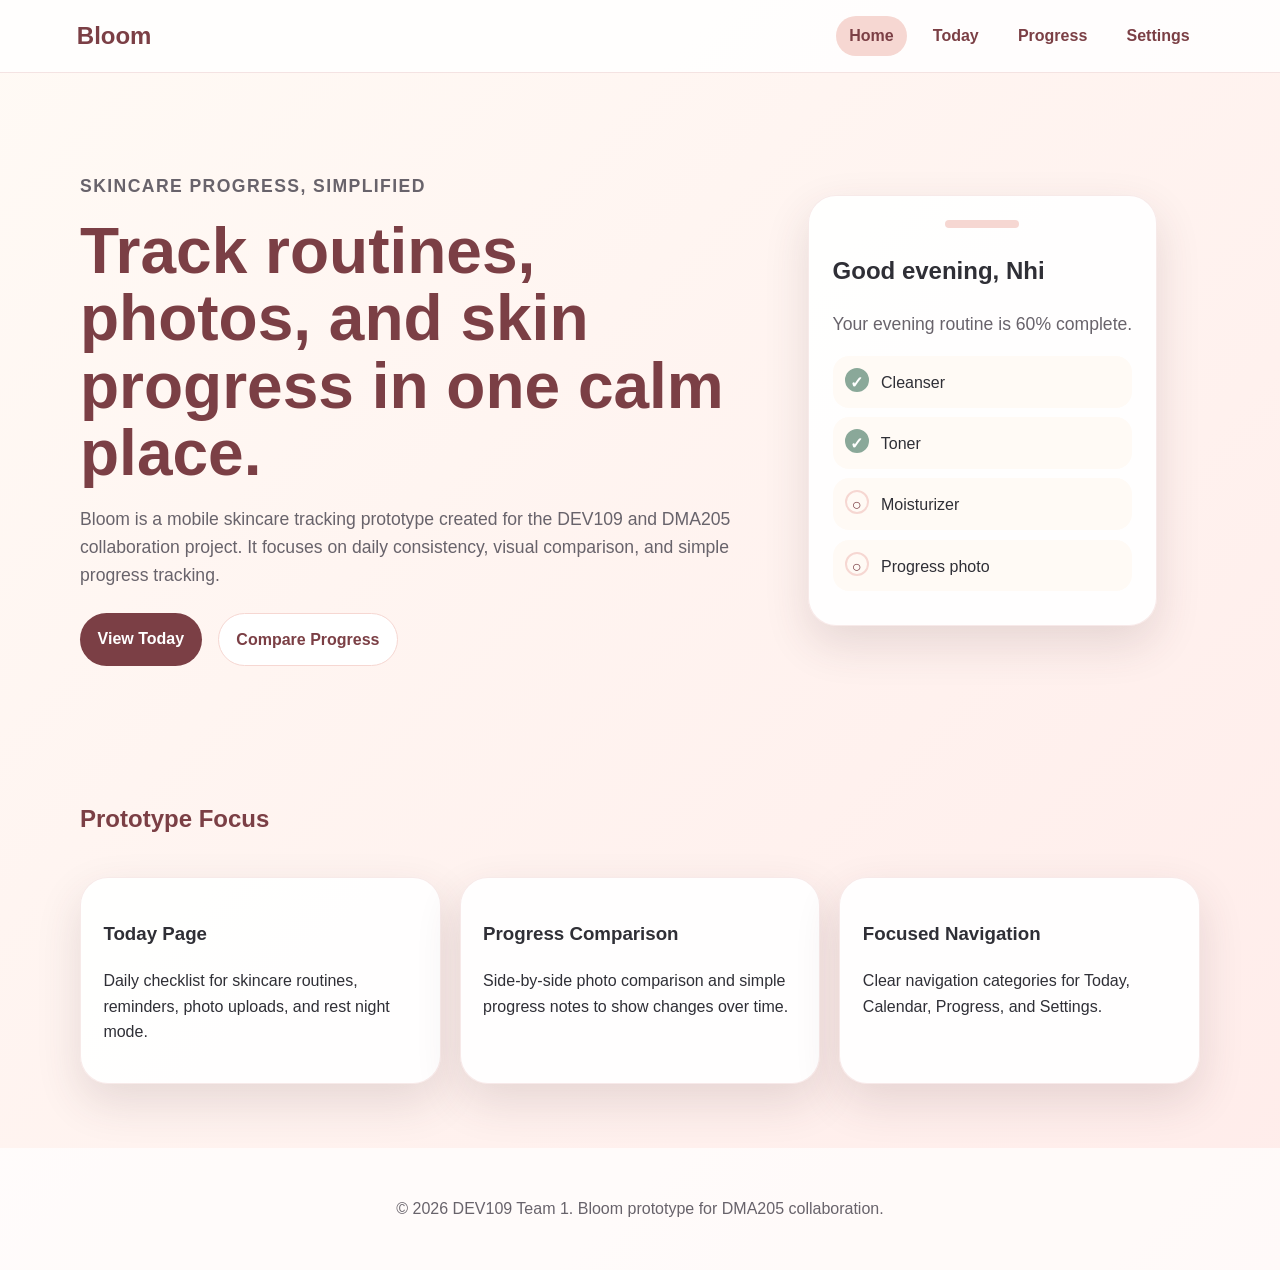
<file: index.html>
<!DOCTYPE html>
<html lang="en">
<head>
    <meta charset="utf-8">
    <meta name="viewport" content="width=device-width, initial-scale=1.0">
    <meta name="description" content="Bloom skincare tracking app prototype for the DEV109 and DMA205 collaboration project.">
    <meta name="author" content="Jesse Nkinsi, DEV109 Team 1">
    <title>Bloom | Home</title>
    <link rel="stylesheet" href="css/styles.css">
</head>
<body>
    <header class="site-header">
        <a class="logo" href="index.html">Bloom</a>
        <nav class="site-nav" aria-label="Primary navigation">
            <ul>
                <li><a href="index.html" aria-current="page">Home</a></li>
                <li><a href="html/today.html">Today</a></li>
                <li><a href="html/progress.html">Progress</a></li>
                <li><a href="html/settings.html">Settings</a></li>
            </ul>
        </nav>
    </header>

    <main>
        <section class="hero">
            <div class="hero-content">
                <p class="eyebrow">Skincare progress, simplified</p>
                <h1>Track routines, photos, and skin progress in one calm place.</h1>
                <p>Bloom is a mobile skincare tracking prototype created for the DEV109 and DMA205 collaboration project. It focuses on daily consistency, visual comparison, and simple progress tracking.</p>
                <div class="button-row">
                    <a class="button" href="html/today.html">View Today</a>
                    <a class="button secondary" href="html/progress.html">Compare Progress</a>
                </div>
            </div>
            <div class="phone-card" aria-label="Bloom app preview">
                <div class="phone-top"></div>
                <h2>Good evening, Nhi</h2>
                <p class="muted">Your evening routine is 60% complete.</p>
                <ul class="routine-list">
                    <li><span class="check done">✓</span> Cleanser</li>
                    <li><span class="check done">✓</span> Toner</li>
                    <li><span class="check">○</span> Moisturizer</li>
                    <li><span class="check">○</span> Progress photo</li>
                </ul>
            </div>
        </section>

        <section class="feature-grid" aria-labelledby="features-heading">
            <h2 id="features-heading">Prototype Focus</h2>
            <article class="feature-card">
                <h3>Today Page</h3>
                <p>Daily checklist for skincare routines, reminders, photo uploads, and rest night mode.</p>
            </article>
            <article class="feature-card">
                <h3>Progress Comparison</h3>
                <p>Side-by-side photo comparison and simple progress notes to show changes over time.</p>
            </article>
            <article class="feature-card">
                <h3>Focused Navigation</h3>
                <p>Clear navigation categories for Today, Calendar, Progress, and Settings.</p>
            </article>
        </section>
    </main>

    <footer>
        <p>&copy; 2026 DEV109 Team 1. Bloom prototype for DMA205 collaboration.</p>
    </footer>
</body>
</html>
</file>
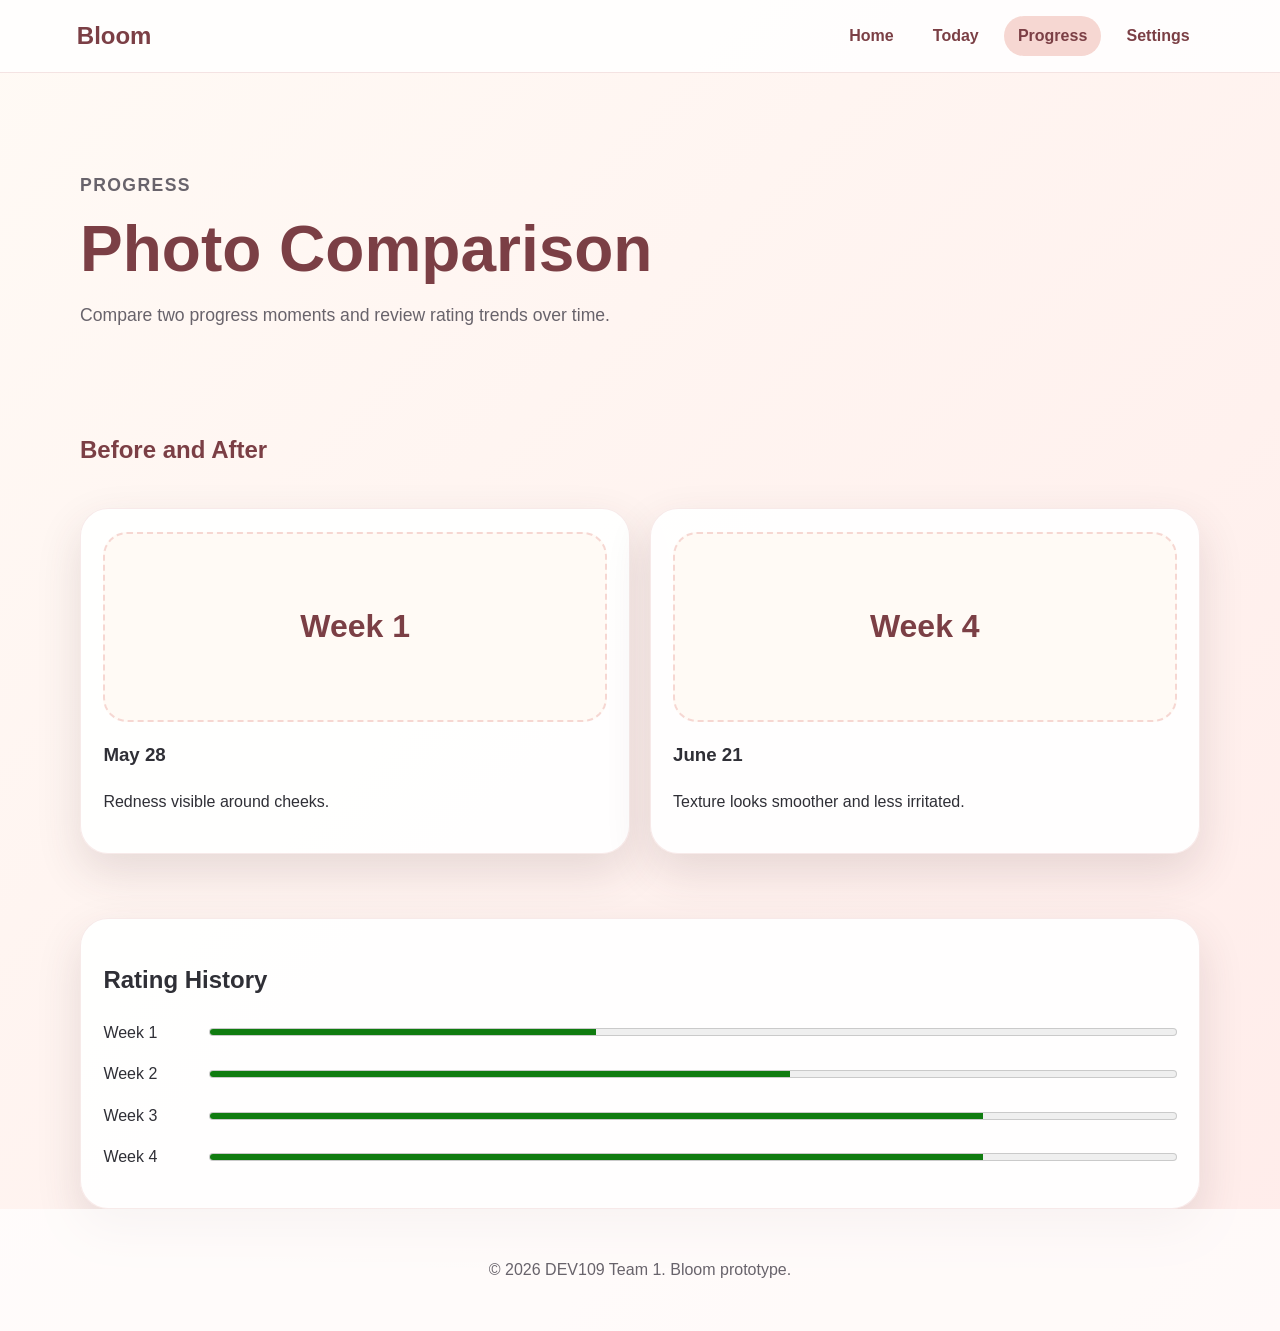
<file: html/progress.html>
<!DOCTYPE html>
<html lang="en">
<head>
    <meta charset="utf-8">
    <meta name="viewport" content="width=device-width, initial-scale=1.0">
    <meta name="description" content="Bloom Progress page prototype showing skincare photo comparison and rating history.">
    <meta name="author" content="Jesse Nkinsi, DEV109 Team 1">
    <title>Bloom | Progress</title>
    <link rel="stylesheet" href="../css/styles.css">
</head>
<body>
    <header class="site-header">
        <a class="logo" href="../index.html">Bloom</a>
        <nav class="site-nav" aria-label="Primary navigation">
            <ul>
                <li><a href="../index.html">Home</a></li>
                <li><a href="today.html">Today</a></li>
                <li><a href="progress.html" aria-current="page">Progress</a></li>
                <li><a href="settings.html">Settings</a></li>
            </ul>
        </nav>
    </header>

    <main class="page-main">
        <section class="page-intro">
            <p class="eyebrow">Progress</p>
            <h1>Photo Comparison</h1>
            <p>Compare two progress moments and review rating trends over time.</p>
        </section>

        <section class="comparison-grid" aria-labelledby="comparison-heading">
            <h2 id="comparison-heading">Before and After</h2>
            <article class="photo-card">
                <div class="photo-placeholder">Week 1</div>
                <h3>May 28</h3>
                <p>Redness visible around cheeks.</p>
            </article>
            <article class="photo-card">
                <div class="photo-placeholder">Week 4</div>
                <h3>June 21</h3>
                <p>Texture looks smoother and less irritated.</p>
            </article>
        </section>

        <section class="panel wide-panel" aria-labelledby="rating-heading">
            <h2 id="rating-heading">Rating History</h2>
            <div class="progress-bars">
                <p><span>Week 1</span><meter min="0" max="5" value="2">2 out of 5</meter></p>
                <p><span>Week 2</span><meter min="0" max="5" value="3">3 out of 5</meter></p>
                <p><span>Week 3</span><meter min="0" max="5" value="4">4 out of 5</meter></p>
                <p><span>Week 4</span><meter min="0" max="5" value="4">4 out of 5</meter></p>
            </div>
        </section>
    </main>

    <footer>
        <p>&copy; 2026 DEV109 Team 1. Bloom prototype.</p>
    </footer>
</body>
</html>
</file>
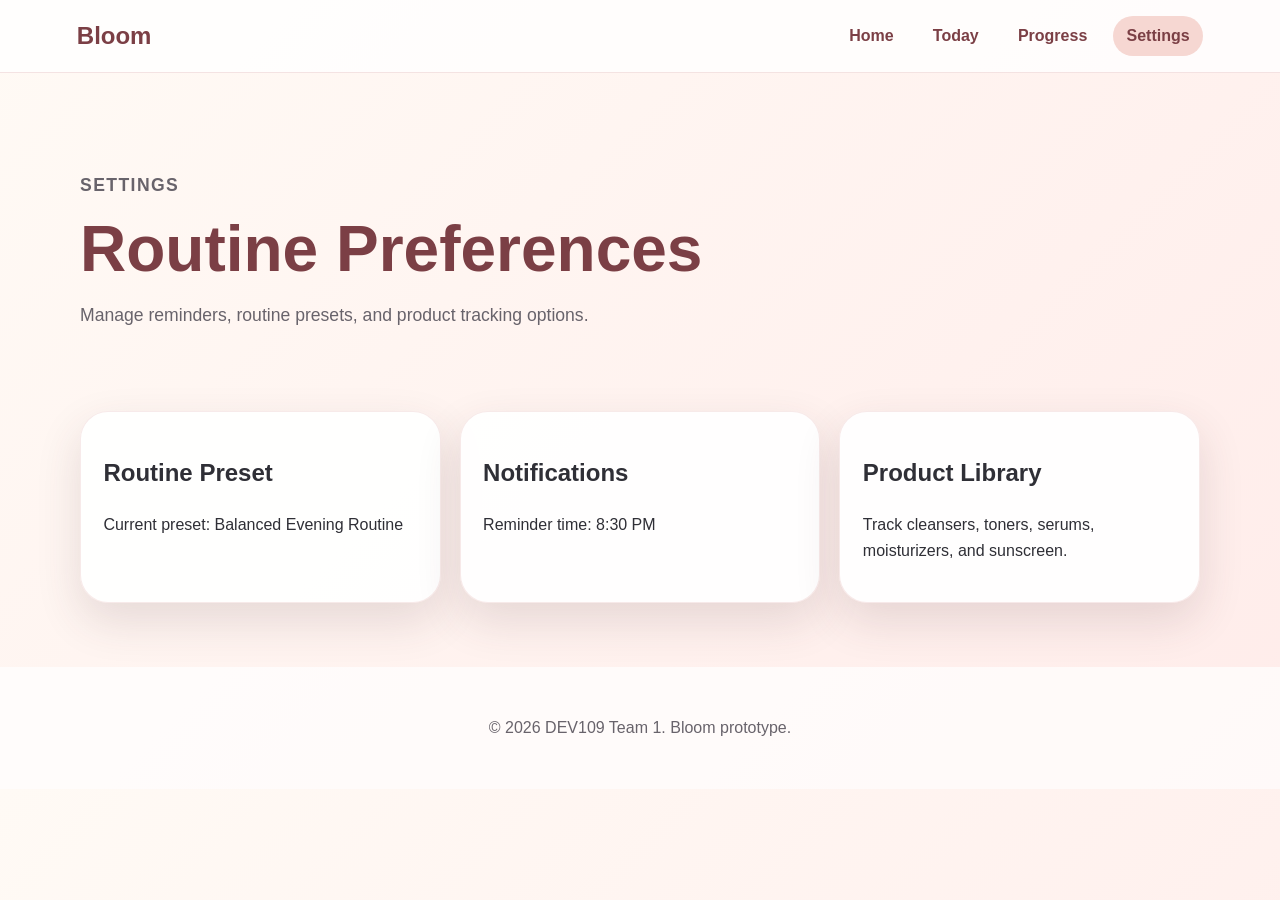
<file: html/settings.html>
<!DOCTYPE html>
<html lang="en">
<head>
    <meta charset="utf-8">
    <meta name="viewport" content="width=device-width, initial-scale=1.0">
    <meta name="description" content="Bloom Settings page prototype for routine presets and notification preferences.">
    <meta name="author" content="Jesse Nkinsi, DEV109 Team 1">
    <title>Bloom | Settings</title>
    <link rel="stylesheet" href="../css/styles.css">
</head>
<body>
    <header class="site-header">
        <a class="logo" href="../index.html">Bloom</a>
        <nav class="site-nav" aria-label="Primary navigation">
            <ul>
                <li><a href="../index.html">Home</a></li>
                <li><a href="today.html">Today</a></li>
                <li><a href="progress.html">Progress</a></li>
                <li><a href="settings.html" aria-current="page">Settings</a></li>
            </ul>
        </nav>
    </header>

    <main class="page-main">
        <section class="page-intro">
            <p class="eyebrow">Settings</p>
            <h1>Routine Preferences</h1>
            <p>Manage reminders, routine presets, and product tracking options.</p>
        </section>

        <section class="settings-list" aria-label="Settings options">
            <article class="panel">
                <h2>Routine Preset</h2>
                <p>Current preset: Balanced Evening Routine</p>
            </article>
            <article class="panel">
                <h2>Notifications</h2>
                <p>Reminder time: 8:30 PM</p>
            </article>
            <article class="panel">
                <h2>Product Library</h2>
                <p>Track cleansers, toners, serums, moisturizers, and sunscreen.</p>
            </article>
        </section>
    </main>

    <footer>
        <p>&copy; 2026 DEV109 Team 1. Bloom prototype.</p>
    </footer>
</body>
</html>
</file>
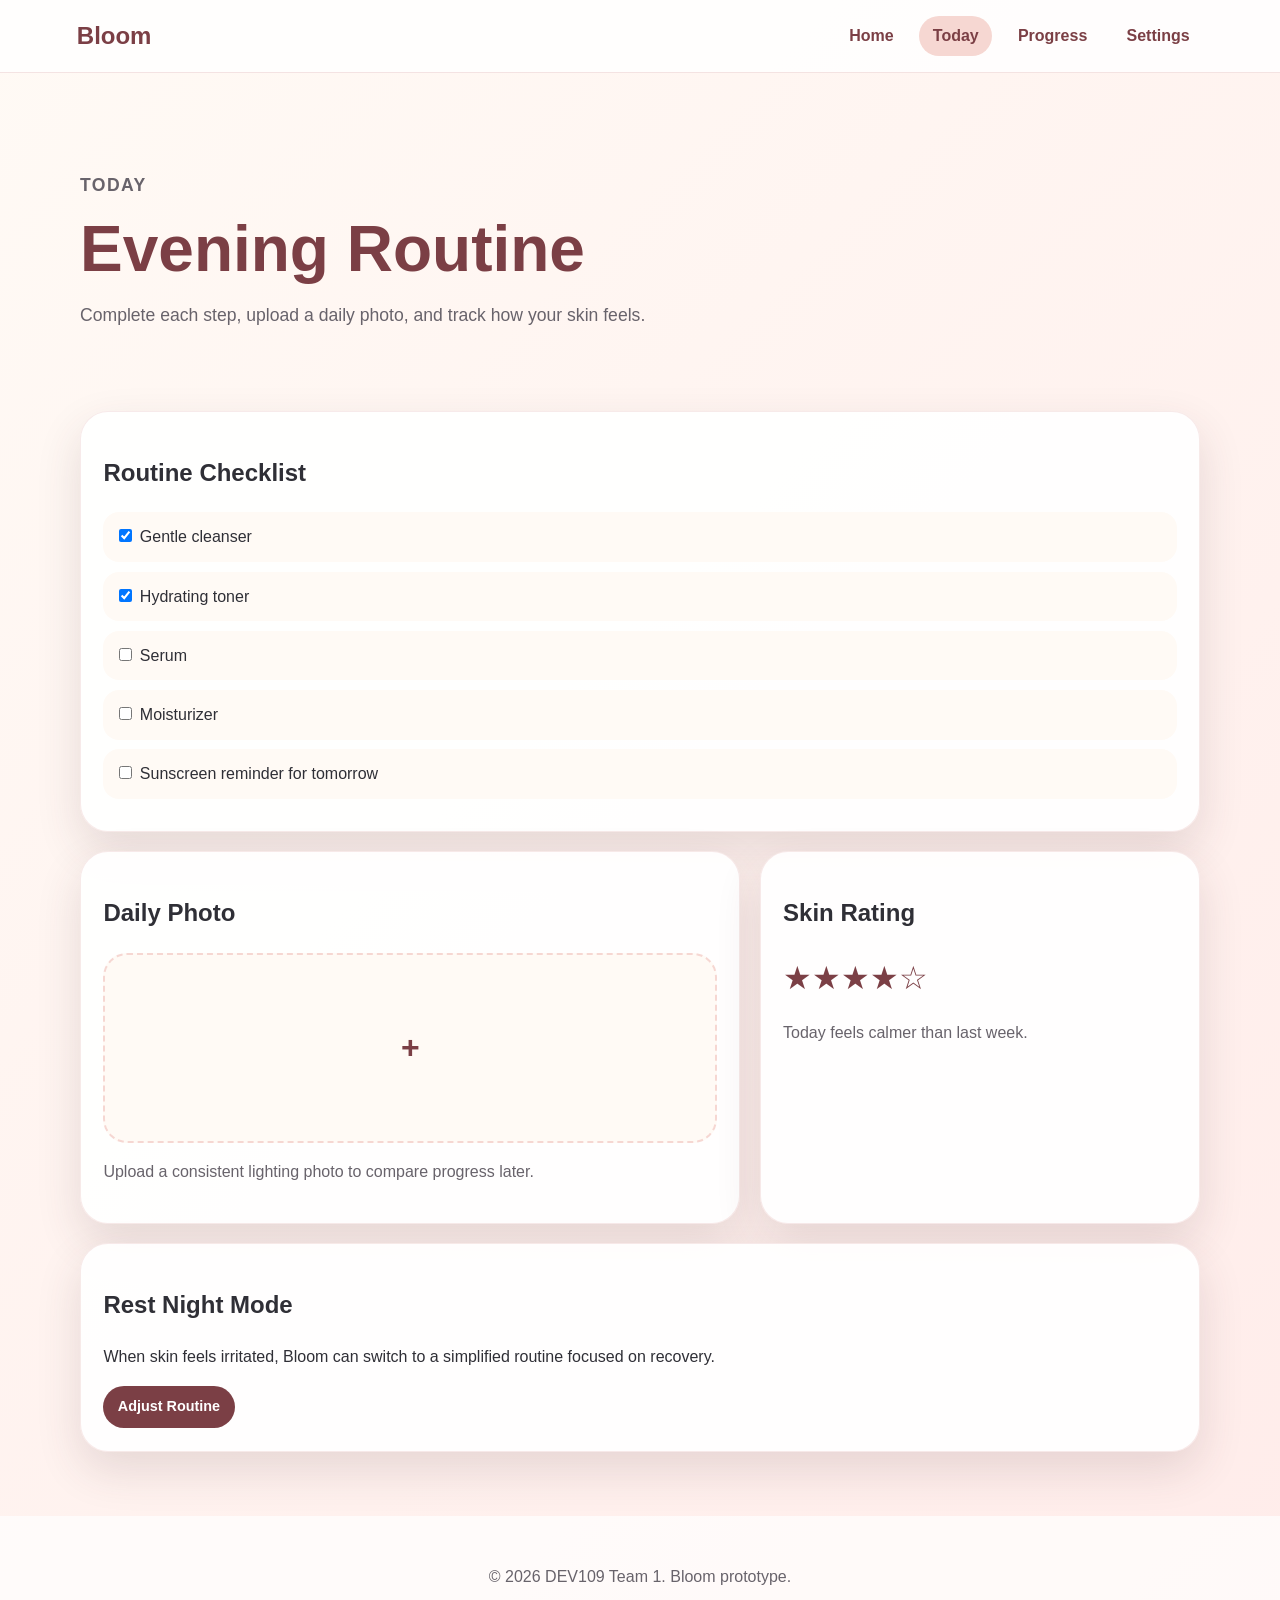
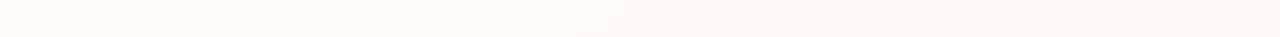
<file: html/today.html>
<!DOCTYPE html>
<html lang="en">
<head>
    <meta charset="utf-8">
    <meta name="viewport" content="width=device-width, initial-scale=1.0">
    <meta name="description" content="Bloom Today page prototype showing daily skincare routine tasks.">
    <meta name="author" content="Jesse Nkinsi, DEV109 Team 1">
    <title>Bloom | Today</title>
    <link rel="stylesheet" href="../css/styles.css">
</head>
<body>
    <header class="site-header">
        <a class="logo" href="../index.html">Bloom</a>
        <nav class="site-nav" aria-label="Primary navigation">
            <ul>
                <li><a href="../index.html">Home</a></li>
                <li><a href="today.html" aria-current="page">Today</a></li>
                <li><a href="progress.html">Progress</a></li>
                <li><a href="settings.html">Settings</a></li>
            </ul>
        </nav>
    </header>

    <main class="page-main">
        <section class="page-intro">
            <p class="eyebrow">Today</p>
            <h1>Evening Routine</h1>
            <p>Complete each step, upload a daily photo, and track how your skin feels.</p>
        </section>

        <section class="dashboard-grid" aria-labelledby="routine-heading">
            <article class="panel large-panel">
                <h2 id="routine-heading">Routine Checklist</h2>
                <ul class="task-list">
                    <li><label><input type="checkbox" checked> Gentle cleanser</label></li>
                    <li><label><input type="checkbox" checked> Hydrating toner</label></li>
                    <li><label><input type="checkbox"> Serum</label></li>
                    <li><label><input type="checkbox"> Moisturizer</label></li>
                    <li><label><input type="checkbox"> Sunscreen reminder for tomorrow</label></li>
                </ul>
            </article>

            <article class="panel">
                <h2>Daily Photo</h2>
                <div class="upload-box">+</div>
                <p class="muted">Upload a consistent lighting photo to compare progress later.</p>
            </article>

            <article class="panel">
                <h2>Skin Rating</h2>
                <div class="rating">★★★★☆</div>
                <p class="muted">Today feels calmer than last week.</p>
            </article>

            <article class="panel wide-panel">
                <h2>Rest Night Mode</h2>
                <p>When skin feels irritated, Bloom can switch to a simplified routine focused on recovery.</p>
                <a class="button small" href="settings.html">Adjust Routine</a>
            </article>
        </section>
    </main>

    <footer>
        <p>&copy; 2026 DEV109 Team 1. Bloom prototype.</p>
    </footer>
</body>
</html>
</file>
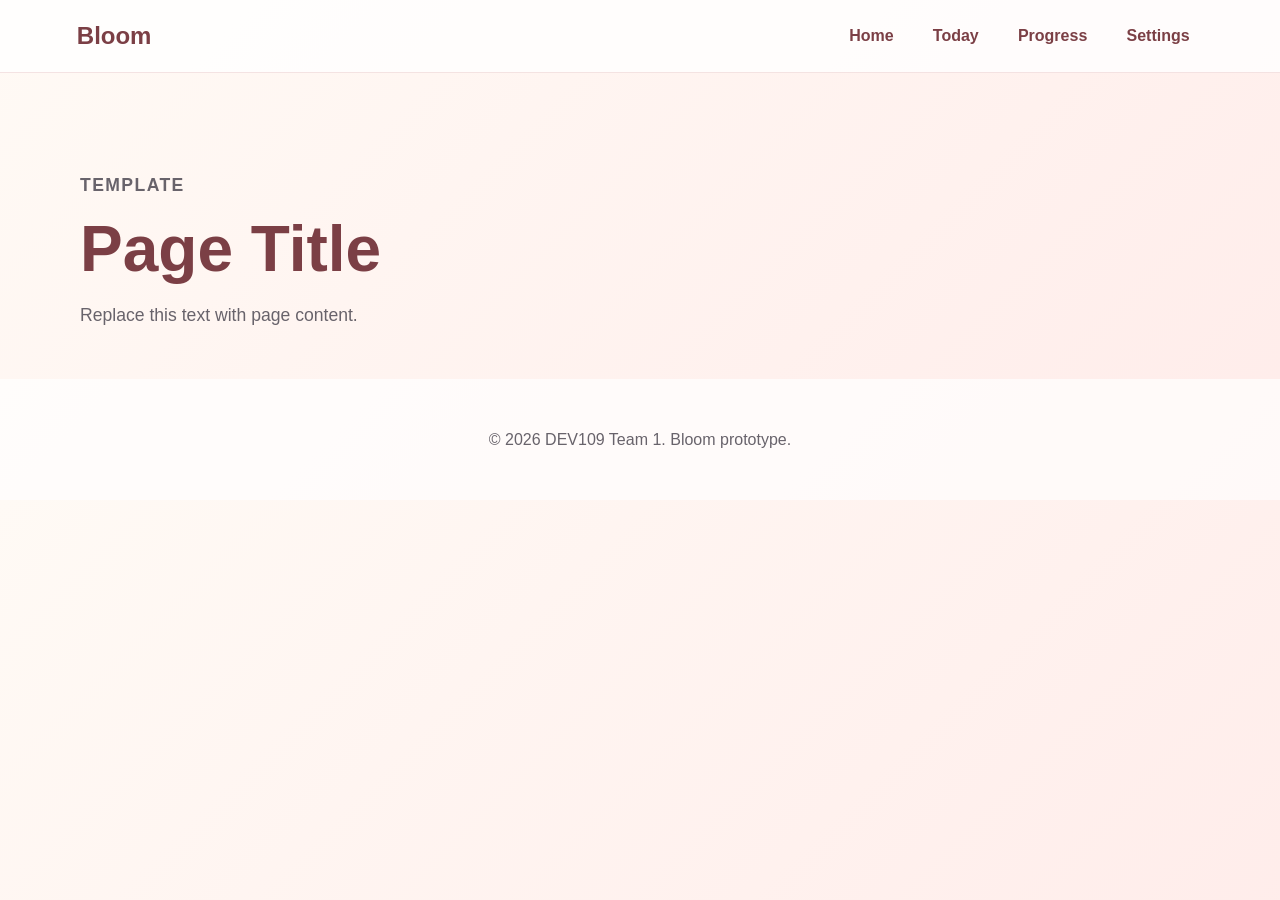
<file: template/page-template.html>
<!DOCTYPE html>
<html lang="en">
<head>
    <meta charset="utf-8">
    <meta name="viewport" content="width=device-width, initial-scale=1.0">
    <meta name="description" content="Bloom page template for DEV109 and DMA205 prototype pages.">
    <meta name="author" content="Jesse Nkinsi, DEV109 Team 1">
    <title>Bloom | Page Template</title>
    <link rel="stylesheet" href="../css/styles.css">
</head>
<body>
    <header class="site-header">
        <a class="logo" href="../index.html">Bloom</a>
        <nav class="site-nav" aria-label="Primary navigation">
            <ul>
                <li><a href="../index.html">Home</a></li>
                <li><a href="../html/today.html">Today</a></li>
                <li><a href="../html/progress.html">Progress</a></li>
                <li><a href="../html/settings.html">Settings</a></li>
            </ul>
        </nav>
    </header>

    <main class="page-main">
        <section class="page-intro">
            <p class="eyebrow">Template</p>
            <h1>Page Title</h1>
            <p>Replace this text with page content.</p>
        </section>
    </main>

    <footer>
        <p>&copy; 2026 DEV109 Team 1. Bloom prototype.</p>
    </footer>
</body>
</html>
</file>
<file: css/styles.css>
:root {
    --cream: #fffaf5;
    --blush: #f6d7d2;
    --rose: #c26a6a;
    --rose-dark: #7b3f45;
    --sage: #8aa899;
    --ink: #2f2f36;
    --muted: #68636b;
    --white: #ffffff;
    --shadow: 0 18px 45px rgba(80, 52, 58, 0.14);
}

* {
    box-sizing: border-box;
}

body {
    margin: 0;
    font-family: Arial, Helvetica, sans-serif;
    color: var(--ink);
    background: linear-gradient(135deg, var(--cream), #ffecea);
    line-height: 1.6;
}

a {
    color: var(--rose-dark);
}

.site-header {
    display: flex;
    align-items: center;
    justify-content: space-between;
    gap: 1rem;
    padding: 1rem 6%;
    background-color: rgba(255, 255, 255, 0.82);
    border-bottom: 1px solid rgba(194, 106, 106, 0.18);
    position: sticky;
    top: 0;
}

.logo {
    font-size: 1.5rem;
    font-weight: 700;
    text-decoration: none;
    color: var(--rose-dark);
}

.site-nav ul {
    display: flex;
    flex-wrap: wrap;
    gap: 0.75rem;
    list-style: none;
    margin: 0;
    padding: 0;
}

.site-nav a {
    display: inline-block;
    padding: 0.45rem 0.85rem;
    border-radius: 999px;
    text-decoration: none;
    font-weight: 700;
}

.site-nav a:hover,
.site-nav a[aria-current="page"] {
    background-color: var(--blush);
}

main {
    width: min(1120px, 92%);
    margin: 0 auto;
}

.hero {
    display: grid;
    grid-template-columns: minmax(0, 1.2fr) minmax(280px, 0.8fr);
    align-items: center;
    gap: 2rem;
    min-height: 75vh;
    padding: 4rem 0;
}

.hero h1,
.page-intro h1 {
    font-size: clamp(2.2rem, 5vw, 4.5rem);
    line-height: 1.05;
    margin: 0 0 1rem;
    color: var(--rose-dark);
}

.hero p,
.page-intro p {
    max-width: 680px;
    color: var(--muted);
    font-size: 1.1rem;
}

.eyebrow {
    color: var(--sage);
    font-weight: 700;
    letter-spacing: 0.08em;
    text-transform: uppercase;
}

.button-row {
    display: flex;
    flex-wrap: wrap;
    gap: 1rem;
    margin-top: 1.5rem;
}

.button {
    display: inline-block;
    padding: 0.8rem 1.1rem;
    border-radius: 999px;
    background-color: var(--rose-dark);
    color: var(--white);
    text-decoration: none;
    font-weight: 700;
}

.button.secondary {
    background-color: var(--white);
    color: var(--rose-dark);
    border: 1px solid var(--blush);
}

.button.small {
    padding: 0.6rem 0.9rem;
    font-size: 0.9rem;
}

.phone-card,
.panel,
.feature-card,
.photo-card {
    background-color: rgba(255, 255, 255, 0.92);
    border: 1px solid rgba(194, 106, 106, 0.14);
    border-radius: 28px;
    box-shadow: var(--shadow);
}

.phone-card {
    padding: 1.5rem;
    max-width: 370px;
    margin: 0 auto;
}

.phone-top {
    width: 74px;
    height: 8px;
    border-radius: 999px;
    background-color: var(--blush);
    margin: 0 auto 1.5rem;
}

.routine-list,
.task-list {
    list-style: none;
    padding: 0;
    margin: 1rem 0 0;
}

.routine-list li,
.task-list li {
    padding: 0.75rem;
    margin-bottom: 0.6rem;
    border-radius: 16px;
    background-color: var(--cream);
}

.check {
    display: inline-grid;
    place-items: center;
    width: 24px;
    height: 24px;
    margin-right: 0.5rem;
    border-radius: 50%;
    border: 2px solid var(--blush);
    color: var(--rose-dark);
    font-weight: 700;
}

.check.done {
    background-color: var(--sage);
    border-color: var(--sage);
    color: var(--white);
}

.muted {
    color: var(--muted);
}

.feature-grid,
.dashboard-grid,
.comparison-grid,
.settings-list {
    display: grid;
    gap: 1.2rem;
    padding: 2rem 0 4rem;
}

.feature-grid {
    grid-template-columns: repeat(3, 1fr);
}

.feature-grid h2,
.comparison-grid h2 {
    grid-column: 1 / -1;
    color: var(--rose-dark);
}

.feature-card,
.panel,
.photo-card {
    padding: 1.4rem;
}

.page-main {
    padding-top: 3rem;
}

.page-intro {
    padding: 2rem 0;
}

.dashboard-grid {
    grid-template-columns: 1.2fr 0.8fr;
}

.large-panel,
.wide-panel {
    grid-column: span 2;
}

.upload-box,
.photo-placeholder {
    display: grid;
    place-items: center;
    min-height: 190px;
    border: 2px dashed var(--blush);
    border-radius: 24px;
    background-color: var(--cream);
    color: var(--rose-dark);
    font-size: 2rem;
    font-weight: 700;
}

.rating {
    font-size: 2rem;
    color: var(--rose-dark);
}

.comparison-grid {
    grid-template-columns: repeat(2, 1fr);
}

.progress-bars p {
    display: grid;
    grid-template-columns: 90px 1fr;
    gap: 1rem;
    align-items: center;
}

meter {
    width: 100%;
}

.settings-list {
    grid-template-columns: repeat(3, 1fr);
}

footer {
    padding: 2rem 6%;
    text-align: center;
    color: var(--muted);
    background-color: rgba(255, 255, 255, 0.72);
}

@media (max-width: 800px) {
    .site-header,
    .hero {
        display: block;
    }

    .site-nav ul {
        margin-top: 1rem;
    }

    .feature-grid,
    .dashboard-grid,
    .comparison-grid,
    .settings-list {
        grid-template-columns: 1fr;
    }

    .large-panel,
    .wide-panel {
        grid-column: auto;
    }
}
</file>
